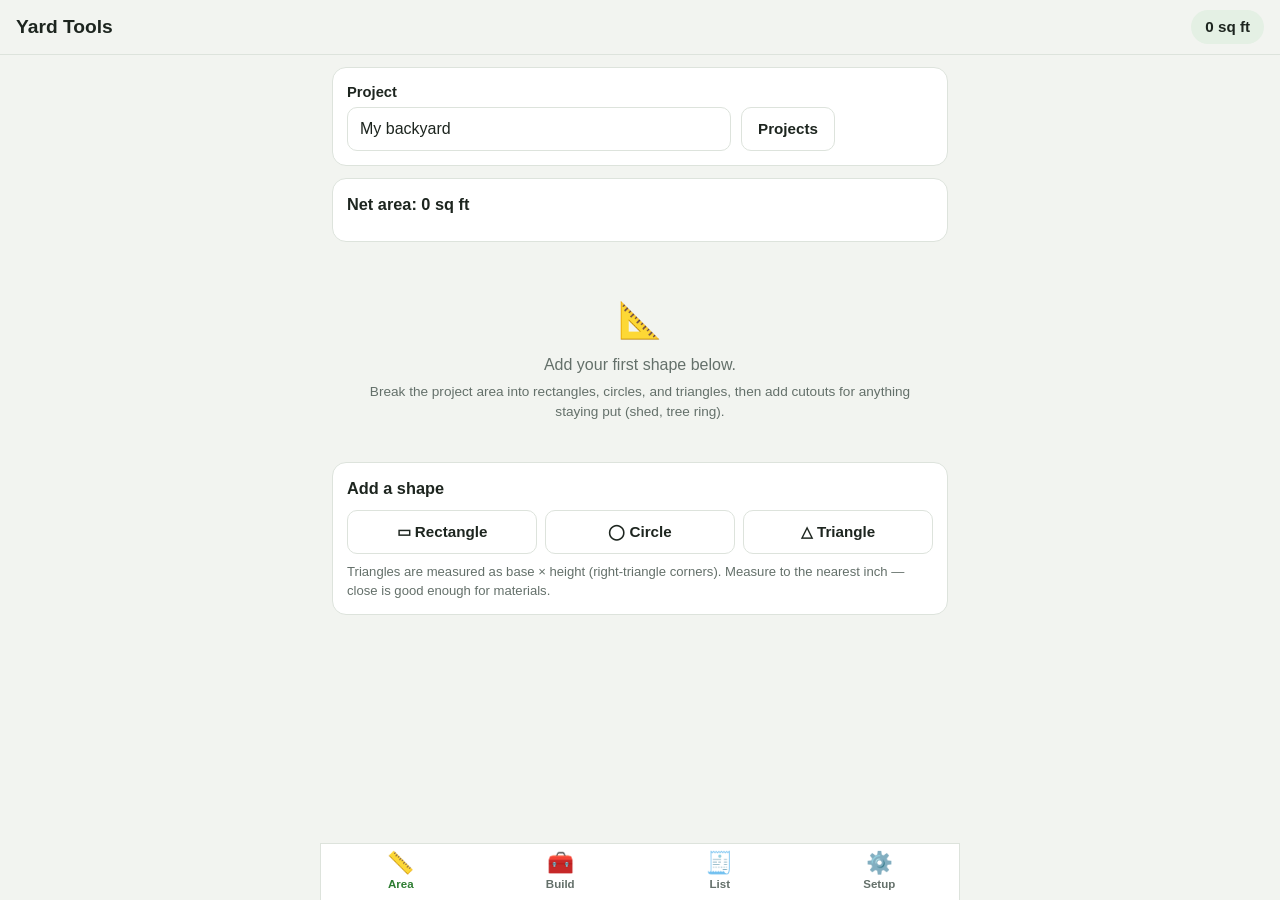
<file: index.html>
<!DOCTYPE html>
<html lang="en">
<head>
  <meta charset="UTF-8">
  <meta name="viewport" content="width=device-width, initial-scale=1, viewport-fit=cover">
  <title>Yard Tools</title>
  <meta name="description" content="Materials calculator for DIY paver and grass projects">

  <!-- PWA -->
  <link rel="manifest" href="manifest.webmanifest">
  <meta name="theme-color" content="#2e7d32">

  <!-- iOS home-screen install -->
  <link rel="apple-touch-icon" href="icons/apple-touch-icon.png">
  <meta name="apple-mobile-web-app-capable" content="yes">
  <meta name="mobile-web-app-capable" content="yes">
  <meta name="apple-mobile-web-app-status-bar-style" content="black-translucent">
  <meta name="apple-mobile-web-app-title" content="Yard Tools">

  <link rel="stylesheet" href="css/styles.css">
</head>
<body>
  <header class="app-header">
    <h1>Yard Tools</h1>
    <div class="area-chip" id="area-chip">0 sq ft</div>
  </header>

  <div id="banner"></div>

  <main id="main">
    <section class="tab" id="tab-area"></section>
    <section class="tab" id="tab-build" hidden></section>
    <section class="tab" id="tab-list" hidden></section>
    <section class="tab" id="tab-settings" hidden></section>
  </main>

  <nav class="tabbar" id="tabbar">
    <button data-tab="area" class="active"><span class="ticon">&#128207;</span>Area</button>
    <button data-tab="build"><span class="ticon">&#129520;</span>Build</button>
    <button data-tab="list"><span class="ticon">&#129534;</span>List</button>
    <button data-tab="settings"><span class="ticon">&#9881;&#65039;</span>Setup</button>
  </nav>

  <script type="module" src="js/app.js"></script>
</body>
</html>
</file>
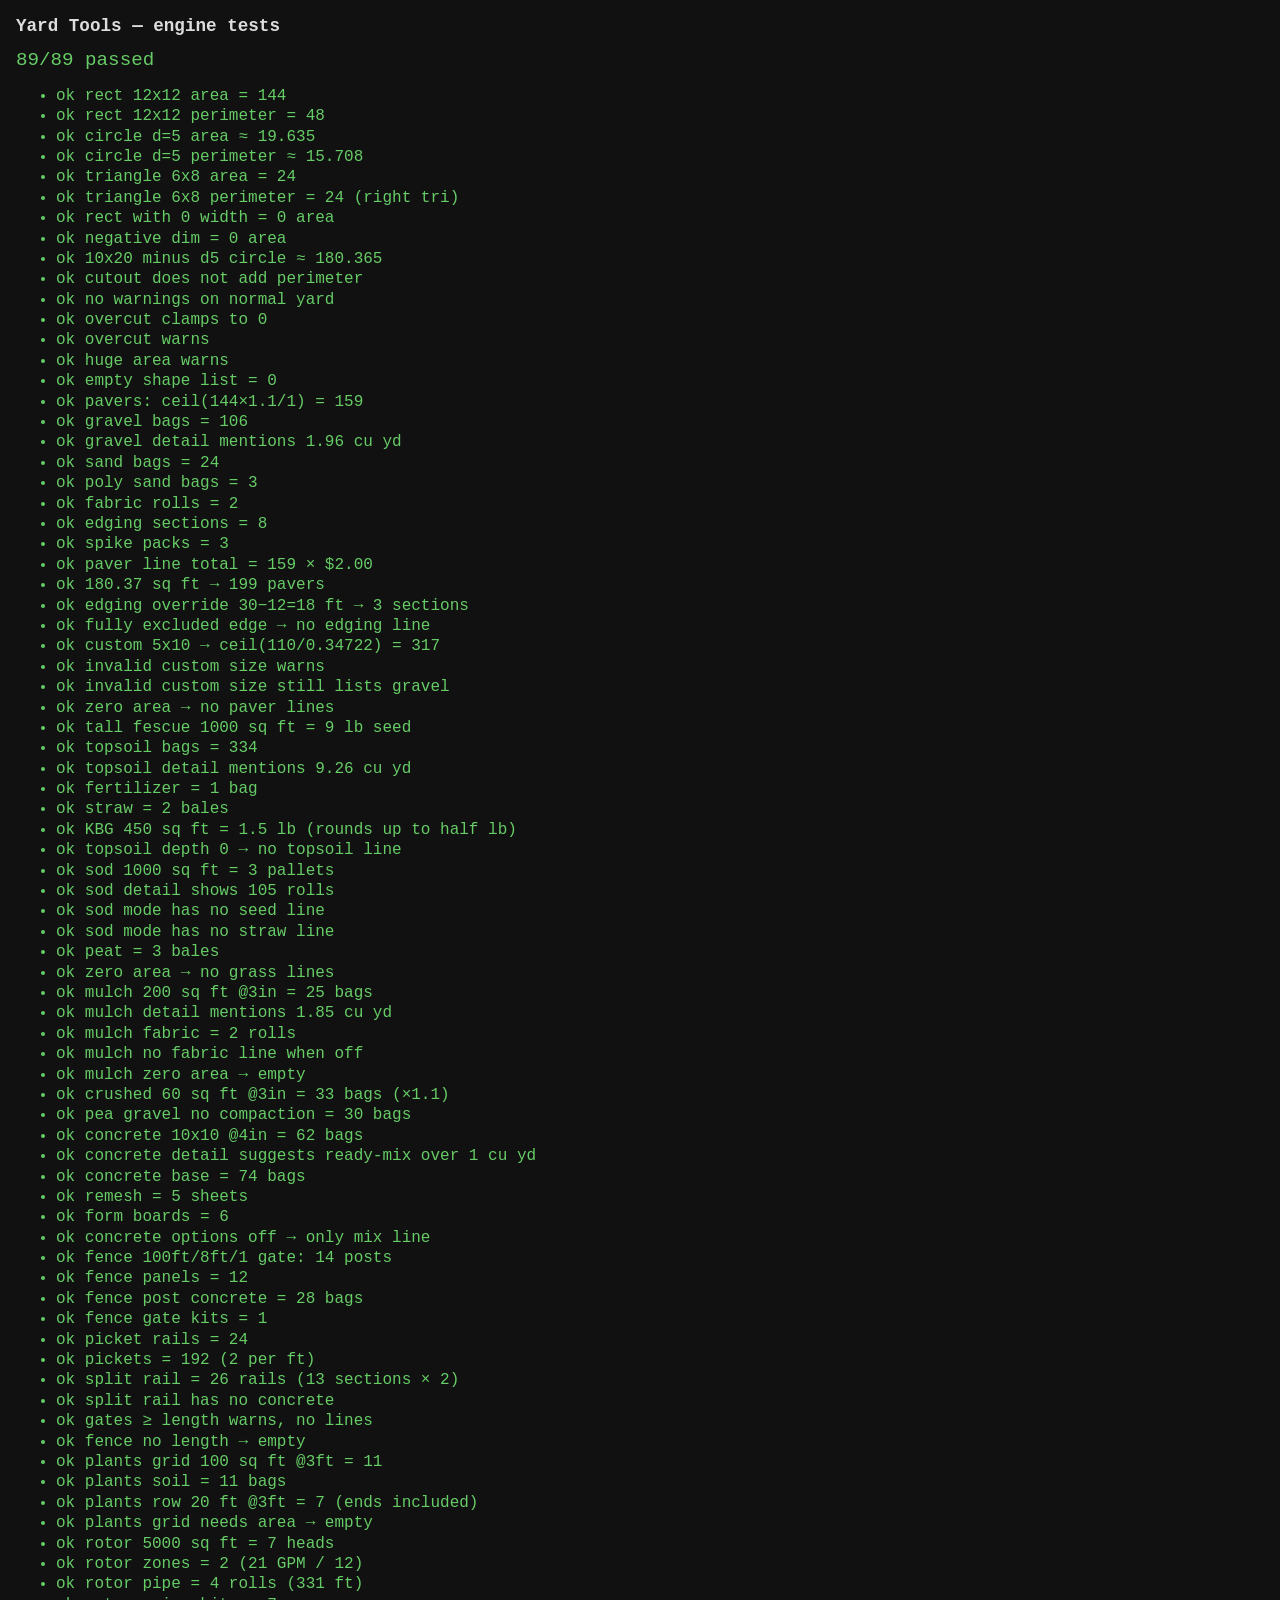
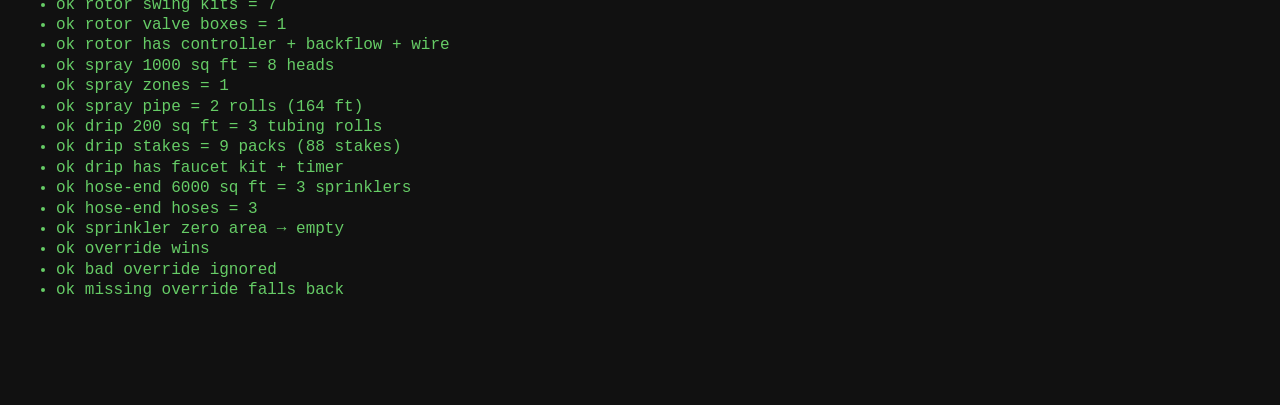
<file: tests/test.html>
<!DOCTYPE html>
<html lang="en">
<head>
  <meta charset="UTF-8">
  <meta name="viewport" content="width=device-width, initial-scale=1">
  <title>Yard Tools — Engine Tests</title>
  <style>
    body { font-family: ui-monospace, Consolas, monospace; margin: 1rem; background: #111; color: #ddd; }
    h1 { font-size: 1.1rem; }
    .pass { color: #6c6; }
    .fail { color: #f66; font-weight: bold; }
    #summary { font-size: 1.2rem; margin: .8rem 0; }
    li { margin: .15rem 0; }
  </style>
</head>
<body>
  <h1>Yard Tools — engine tests</h1>
  <div id="summary">Running…</div>
  <ul id="list"></ul>
  <script type="module">
    import { runTests } from './engine.test.js';
    const results = runTests();
    const list = document.getElementById('list');
    let failed = 0;
    for (const r of results) {
      const li = document.createElement('li');
      li.className = r.pass ? 'pass' : 'fail';
      li.textContent = r.pass
        ? `ok    ${r.name}`
        : `FAIL  ${r.name} — expected ${r.expected}, got ${r.actual}`;
      if (!r.pass) failed++;
      list.appendChild(li);
    }
    const summary = document.getElementById('summary');
    summary.textContent = `${results.length - failed}/${results.length} passed`;
    summary.className = failed ? 'fail' : 'pass';
    // Machine-readable hook for automated verification
    window.__TEST_RESULTS__ = { total: results.length, failed };
  </script>
</body>
</html>
</file>
<file: css/styles.css>
/* Yard Tools — mobile-first, light/dark via prefers-color-scheme */

:root {
  --bg: #f2f4f0;
  --card: #ffffff;
  --text: #1d251f;
  --muted: #64706a;
  --border: #dde3dc;
  --accent: #2e7d32;
  --accent-text: #ffffff;
  --accent-soft: #e4f0e4;
  --danger: #c0392b;
  --warn-bg: #fdf3d7;
  --warn-text: #7a5b00;
  --chip-bg: #e4f0e4;
  --input-bg: #ffffff;
}

@media (prefers-color-scheme: dark) {
  :root {
    --bg: #121513;
    --card: #1c211d;
    --text: #e7ebe7;
    --muted: #9aa69d;
    --border: #2d352e;
    --accent: #6abf6e;
    --accent-text: #0c130d;
    --accent-soft: #24342554;
    --danger: #e57368;
    --warn-bg: #3a3315;
    --warn-text: #ecd486;
    --chip-bg: #243425;
    --input-bg: #161a17;
  }
}

* { box-sizing: border-box; }

html { height: 100%; }

body {
  margin: 0;
  min-height: 100%;
  background: var(--bg);
  color: var(--text);
  font-family: -apple-system, BlinkMacSystemFont, "Segoe UI", Roboto, sans-serif;
  font-size: 16px;
  line-height: 1.45;
  -webkit-text-size-adjust: 100%;
}

/* ---------- header ---------- */
.app-header {
  position: sticky;
  top: 0;
  z-index: 20;
  display: flex;
  align-items: center;
  justify-content: space-between;
  gap: 12px;
  padding: calc(10px + env(safe-area-inset-top)) 16px 10px;
  background: var(--bg);
  border-bottom: 1px solid var(--border);
}

.app-header h1 {
  margin: 0;
  font-size: 1.2rem;
  font-weight: 700;
}

.area-chip {
  background: var(--chip-bg);
  color: var(--text);
  border-radius: 999px;
  padding: 6px 14px;
  font-weight: 600;
  font-size: 0.95rem;
  white-space: nowrap;
}

/* ---------- layout ---------- */
main {
  padding: 12px 12px calc(84px + env(safe-area-inset-bottom));
  max-width: 640px;
  margin: 0 auto;
}

.card {
  background: var(--card);
  border: 1px solid var(--border);
  border-radius: 14px;
  padding: 14px;
  margin-bottom: 12px;
}

.card h2 {
  margin: 0 0 10px;
  font-size: 1.02rem;
}

.card h3 {
  margin: 14px 0 6px;
  font-size: 0.92rem;
  color: var(--muted);
  text-transform: uppercase;
  letter-spacing: 0.04em;
}

.muted { color: var(--muted); font-size: 0.9rem; }
.small { font-size: 0.85rem; }

/* ---------- banners & warnings ---------- */
#banner:empty { display: none; }

.warn {
  background: var(--warn-bg);
  color: var(--warn-text);
  border-radius: 10px;
  padding: 10px 14px;
  margin: 10px 12px;
  font-size: 0.92rem;
}

/* ---------- forms ---------- */
.field { margin-bottom: 12px; }

.field > label {
  display: block;
  font-weight: 600;
  font-size: 0.92rem;
  margin-bottom: 4px;
}

.hint { color: var(--muted); font-size: 0.82rem; margin-top: 3px; }

input[type="text"],
input[type="number"],
select {
  width: 100%;
  min-height: 44px;
  padding: 8px 12px;
  font-size: 16px; /* prevents iOS zoom-on-focus */
  color: var(--text);
  background: var(--input-bg);
  border: 1px solid var(--border);
  border-radius: 10px;
  appearance: none;
  -webkit-appearance: none;
}

select {
  background-image: url("data:image/svg+xml;charset=utf-8,%3Csvg xmlns='http://www.w3.org/2000/svg' width='12' height='8'%3E%3Cpath d='M1 1l5 5 5-5' fill='none' stroke='%23888' stroke-width='2'/%3E%3C/svg%3E");
  background-repeat: no-repeat;
  background-position: right 12px center;
  padding-right: 32px;
}

input:focus, select:focus {
  outline: 2px solid var(--accent);
  outline-offset: 0;
  border-color: var(--accent);
}

.row { display: flex; gap: 10px; }
.row > * { flex: 1; min-width: 0; }

/* ft + in paired inputs */
.dim-field .pair { display: flex; gap: 8px; }
.dim-field .pair > span { flex: 1; position: relative; }
.dim-field .pair input { padding-right: 34px; }
.dim-field .pair .unit {
  position: absolute;
  right: 10px;
  top: 50%;
  transform: translateY(-50%);
  color: var(--muted);
  font-size: 0.85rem;
  pointer-events: none;
}

/* ---------- buttons ---------- */
button {
  font: inherit;
  color: inherit;
  background: none;
  border: none;
  cursor: pointer;
  -webkit-tap-highlight-color: transparent;
}

.btn {
  display: inline-flex;
  align-items: center;
  justify-content: center;
  gap: 6px;
  min-height: 44px;
  padding: 8px 16px;
  border-radius: 10px;
  border: 1px solid var(--border);
  background: var(--card);
  font-weight: 600;
  font-size: 0.95rem;
}

.btn.primary {
  background: var(--accent);
  border-color: var(--accent);
  color: var(--accent-text);
}

.btn.danger { color: var(--danger); }

.btn-row { display: flex; gap: 8px; flex-wrap: wrap; }
.btn-row .btn { flex: 1; }

.btn.wide { width: 100%; }

/* ---------- segmented control ---------- */
.seg {
  display: flex;
  background: var(--bg);
  border: 1px solid var(--border);
  border-radius: 10px;
  padding: 3px;
  gap: 3px;
}

.seg button {
  flex: 1;
  min-height: 38px;
  border-radius: 8px;
  font-weight: 600;
  font-size: 0.92rem;
  color: var(--muted);
}

.seg button.active {
  background: var(--accent);
  color: var(--accent-text);
}

/* ---------- toggle switch ---------- */
.switch-row {
  display: flex;
  align-items: center;
  justify-content: space-between;
  gap: 10px;
  min-height: 44px;
}

.switch-row .lab { font-weight: 600; }

.switch {
  position: relative;
  width: 52px;
  height: 32px;
  flex: none;
}

.switch input { position: absolute; opacity: 0; width: 100%; height: 100%; margin: 0; cursor: pointer; }

.switch .knob {
  position: absolute;
  inset: 0;
  background: var(--border);
  border-radius: 999px;
  transition: background 0.15s;
  pointer-events: none;
}

.switch .knob::after {
  content: "";
  position: absolute;
  top: 3px; left: 3px;
  width: 26px; height: 26px;
  border-radius: 50%;
  background: var(--card);
  box-shadow: 0 1px 3px rgba(0,0,0,0.3);
  transition: transform 0.15s;
}

.switch input:checked + .knob { background: var(--accent); }
.switch input:checked + .knob::after { transform: translateX(20px); }

/* ---------- shape cards ---------- */
.shape-card { position: relative; }

.shape-head {
  display: flex;
  align-items: center;
  justify-content: space-between;
  margin-bottom: 8px;
}

.shape-kind { font-weight: 700; }

.shape-del {
  color: var(--danger);
  font-size: 0.9rem;
  font-weight: 600;
  min-height: 44px;
  padding: 0 8px;
}

.shape-area {
  margin-top: 4px;
  font-weight: 600;
}

.shape-area.cutout { color: var(--danger); }

/* ---------- materials list ---------- */
.mat-line {
  display: grid;
  grid-template-columns: auto 1fr auto;
  gap: 4px 12px;
  padding: 12px 0;
  border-bottom: 1px solid var(--border);
}

.mat-line:last-child { border-bottom: none; }

.mat-qty {
  font-size: 1.15rem;
  font-weight: 800;
  white-space: nowrap;
  color: var(--accent);
}

.mat-qty .unit { font-size: 0.8rem; font-weight: 600; color: var(--muted); display: block; }

.mat-label { font-weight: 600; }

.mat-price { font-weight: 700; white-space: nowrap; text-align: right; }

.mat-detail {
  grid-column: 2 / 4;
  color: var(--muted);
  font-size: 0.84rem;
}

.mat-links {
  grid-column: 2 / 4;
  display: flex;
  gap: 6px;
  align-items: center;
  margin-top: 4px;
  flex-wrap: wrap;
}

.pill {
  display: inline-flex;
  align-items: center;
  min-height: 30px;
  padding: 2px 12px;
  border-radius: 999px;
  border: 1px solid var(--border);
  background: var(--bg);
  font-size: 0.8rem;
  font-weight: 600;
  color: var(--text);
  text-decoration: none;
}

.unit-price { color: var(--muted); font-size: 0.8rem; }

.grand-total {
  display: flex;
  justify-content: space-between;
  font-size: 1.15rem;
  font-weight: 800;
  padding-top: 10px;
}

/* tools checklist */
.tool-row {
  display: flex;
  align-items: center;
  gap: 10px;
  min-height: 44px;
}

.tool-row input[type="checkbox"] {
  width: 22px; height: 22px;
  accent-color: var(--accent);
  flex: none;
}

.tool-row.checked span { text-decoration: line-through; color: var(--muted); }

/* Build tab: option cards for an enabled calculator sit slightly inset
   under its toggle card */
.calc-section {
  margin: -6px 0 12px;
  padding-left: 10px;
  border-left: 3px solid var(--accent);
}
.calc-section .card { margin-bottom: 10px; }

/* empty state */
.empty {
  text-align: center;
  padding: 40px 16px;
  color: var(--muted);
}
.empty .big { font-size: 2.2rem; margin-bottom: 8px; }

/* ---------- settings ---------- */
.price-row {
  display: flex;
  align-items: center;
  gap: 10px;
  padding: 6px 0;
}
.price-row label { flex: 1; font-size: 0.9rem; }
.price-row input { width: 100px; flex: none; text-align: right; }

/* ---------- projects panel ---------- */
.proj-row {
  display: flex;
  align-items: center;
  gap: 8px;
  padding: 8px 0;
  border-bottom: 1px solid var(--border);
}
.proj-row:last-child { border-bottom: none; }
.proj-row .name { flex: 1; font-weight: 600; min-height: 44px; display: flex; flex-direction: column; justify-content: center; }
.proj-row .date { font-weight: 400; color: var(--muted); font-size: 0.8rem; }

/* ---------- tab bar ---------- */
.tabbar {
  position: fixed;
  bottom: 0; left: 0; right: 0;
  z-index: 30;
  display: flex;
  background: var(--card);
  border-top: 1px solid var(--border);
  padding-bottom: env(safe-area-inset-bottom);
}

.tabbar button {
  flex: 1;
  display: flex;
  flex-direction: column;
  align-items: center;
  gap: 2px;
  padding: 8px 0 6px;
  font-size: 0.72rem;
  font-weight: 600;
  color: var(--muted);
  min-height: 56px;
}

.tabbar button.active { color: var(--accent); }

.tabbar .ticon { font-size: 1.35rem; line-height: 1; }

@media (min-width: 640px) {
  .tabbar { max-width: 640px; margin: 0 auto; border-left: 1px solid var(--border); border-right: 1px solid var(--border); }
}
</file>
